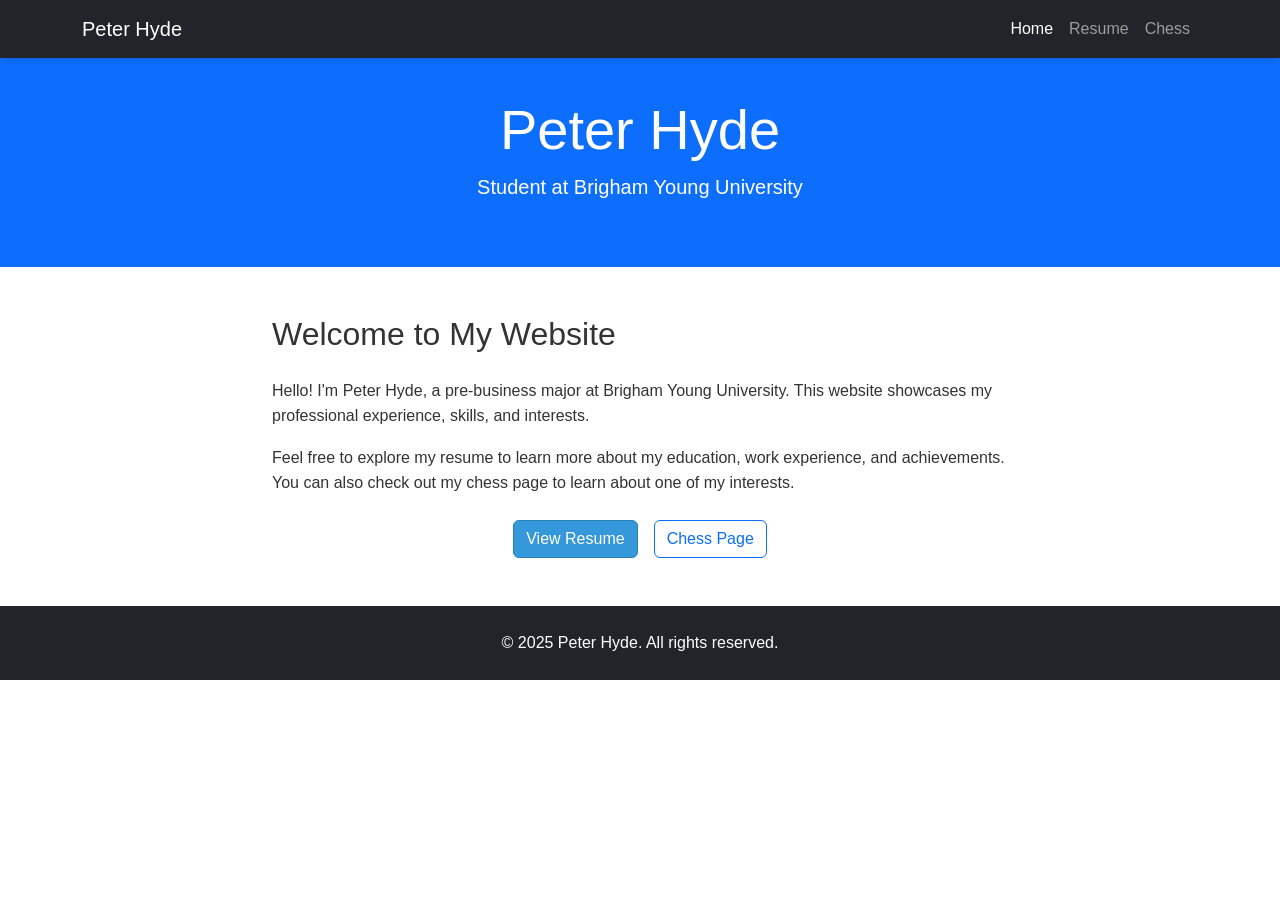
<file: index.html>
<!DOCTYPE html>
<html lang="en">
<head>
    <meta charset="UTF-8">
    <meta name="viewport" content="width=device-width, initial-scale=1.0">
    <base href="https://pnutummunums.github.io/IS-201-Website/">
    <title>Peter Hyde - Personal Website</title>
    <!-- Bootstrap CSS -->
    <link href="https://cdn.jsdelivr.net/npm/bootstrap@5.3.0-alpha1/dist/css/bootstrap.min.css" rel="stylesheet">
    <!-- Custom CSS -->
    <link rel="stylesheet" href="css/style.css">
    <link rel="stylesheet" href="css/bootstrap-custom.css">
</head>
<body>
    <!-- Navigation -->
    <nav class="navbar navbar-expand-lg navbar-dark bg-dark fixed-top">
        <div class="container">
            <a class="navbar-brand" href="index.html">Peter Hyde</a>
            <button class="navbar-toggler" type="button" data-bs-toggle="collapse" data-bs-target="#navbarNav" aria-controls="navbarNav" aria-expanded="false" aria-label="Toggle navigation">
                <span class="navbar-toggler-icon"></span>
            </button>
            <div class="collapse navbar-collapse" id="navbarNav">
                <ul class="navbar-nav ms-auto">
                    <li class="nav-item">
                        <a class="nav-link active" href="index.html">Home</a>
                    </li>
                    <li class="nav-item">
                        <a class="nav-link" href="resume.html">Resume</a>
                    </li>
                    <li class="nav-item">
                        <a class="nav-link" href="chess.html">Chess</a>
                    </li>
                </ul>
            </div>
        </div>
    </nav>

    <!-- Hero Section -->
    <header class="bg-primary text-white text-center py-5 mt-5">
        <div class="container">
            <h1 class="display-4">Peter Hyde</h1>
            <p class="lead">Student at Brigham Young University</p>
        </div>
    </header>

    <!-- Main Content -->
    <main class="container my-5">
        <div class="row">
            <div class="col-lg-8 mx-auto">
                <h2 class="mb-4">Welcome to My Website</h2>
                <p>
                    Hello! I'm Peter Hyde, a pre-business major at Brigham Young University. This website showcases my professional experience, skills, and interests.
                </p>
                <p>
                    Feel free to explore my resume to learn more about my education, work experience, and achievements. You can also check out my chess page to learn about one of my interests.
                </p>
                <div class="d-grid gap-2 d-md-flex justify-content-md-center mt-4">
                    <a href="resume.html" class="btn btn-primary me-md-2">View Resume</a>
                    <a href="chess.html" class="btn btn-outline-primary">Chess Page</a>
                </div>
            </div>
        </div>
    </main>

    <!-- Footer -->
    <footer class="bg-dark text-white text-center py-4">
        <div class="container">
            <p class="mb-0">&copy; 2025 Peter Hyde. All rights reserved.</p>
        </div>
    </footer>

    <!-- Bootstrap JS -->
    <script src="https://cdn.jsdelivr.net/npm/bootstrap@5.3.0-alpha1/dist/js/bootstrap.bundle.min.js"></script>
</body>
</html>
</file>
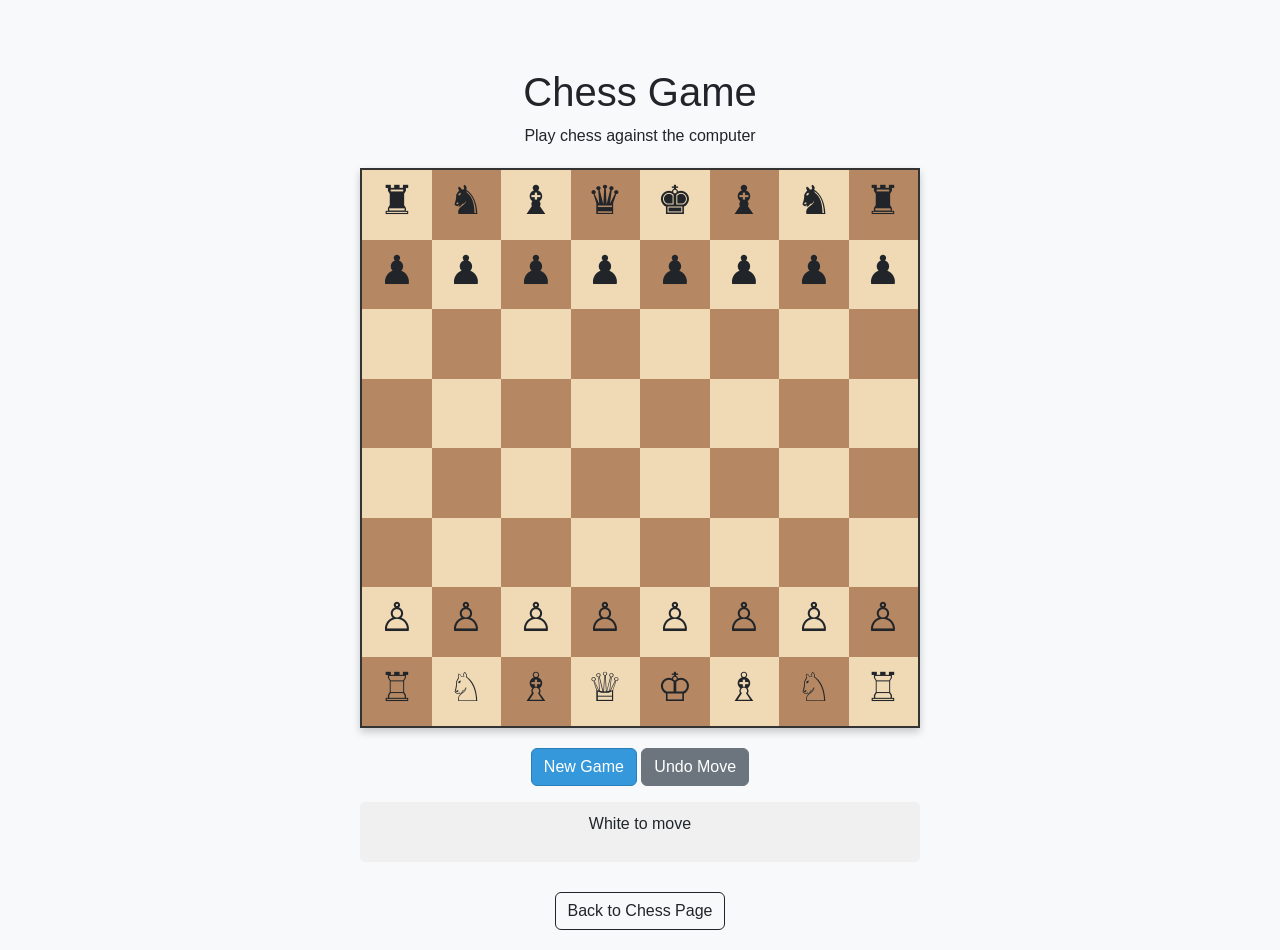
<file: chess-game/index.html>
<!DOCTYPE html>
<html lang="en">
<head>
    <meta charset="UTF-8">
    <meta name="viewport" content="width=device-width, initial-scale=1.0">
    <title>Chess Game</title>
    <!-- Bootstrap CSS -->
    <link href="https://cdn.jsdelivr.net/npm/bootstrap@5.3.0-alpha1/dist/css/bootstrap.min.css" rel="stylesheet">
    <link rel="stylesheet" href="../css/bootstrap-custom.css">
    <style>
        body {
            font-family: 'Segoe UI', Tahoma, Geneva, Verdana, sans-serif;
            background-color: #f8f9fa;
        }
        .game-container {
            max-width: 600px;
            margin: 0 auto;
            padding: 20px;
        }
        .chessboard {
            width: 100%;
            aspect-ratio: 1 / 1;
            margin: 20px auto;
            border: 2px solid #333;
            box-shadow: 0 4px 8px rgba(0, 0, 0, 0.2);
        }
        .header {
            text-align: center;
            margin-bottom: 20px;
        }
        .controls {
            margin-top: 20px;
            text-align: center;
        }
        .back-link {
            margin-top: 30px;
            text-align: center;
        }
        .game-status {
            background-color: #f0f0f0;
            padding: 10px;
            border-radius: 5px;
            margin-top: 15px;
        }
    </style>
</head>
<body>
    <div class="container mt-5">
        <div class="game-container">
            <div class="header">
                <h1>Chess Game</h1>
                <p>Play chess against the computer</p>
            </div>
            
            <div class="chessboard" id="chessboard">
                <!-- Chess board will be rendered here by JavaScript -->
            </div>
            
            <div class="controls">
                <button id="newGameBtn" class="btn btn-primary">New Game</button>
                <button id="undoBtn" class="btn btn-secondary">Undo Move</button>
            </div>
            
            <div class="game-status mt-3 text-center">
                <p id="status">Game ready. White to move.</p>
            </div>
            
            <div class="back-link">
                <a href="../chess.html" class="btn btn-outline-dark">Back to Chess Page</a>
            </div>
        </div>
    </div>

    <!-- JavaScript will be added in a separate file -->
    <script src="chess.js"></script>
    <script src="https://cdn.jsdelivr.net/npm/bootstrap@5.3.0-alpha1/dist/js/bootstrap.bundle.min.js"></script>
</body>
</html>
</file>
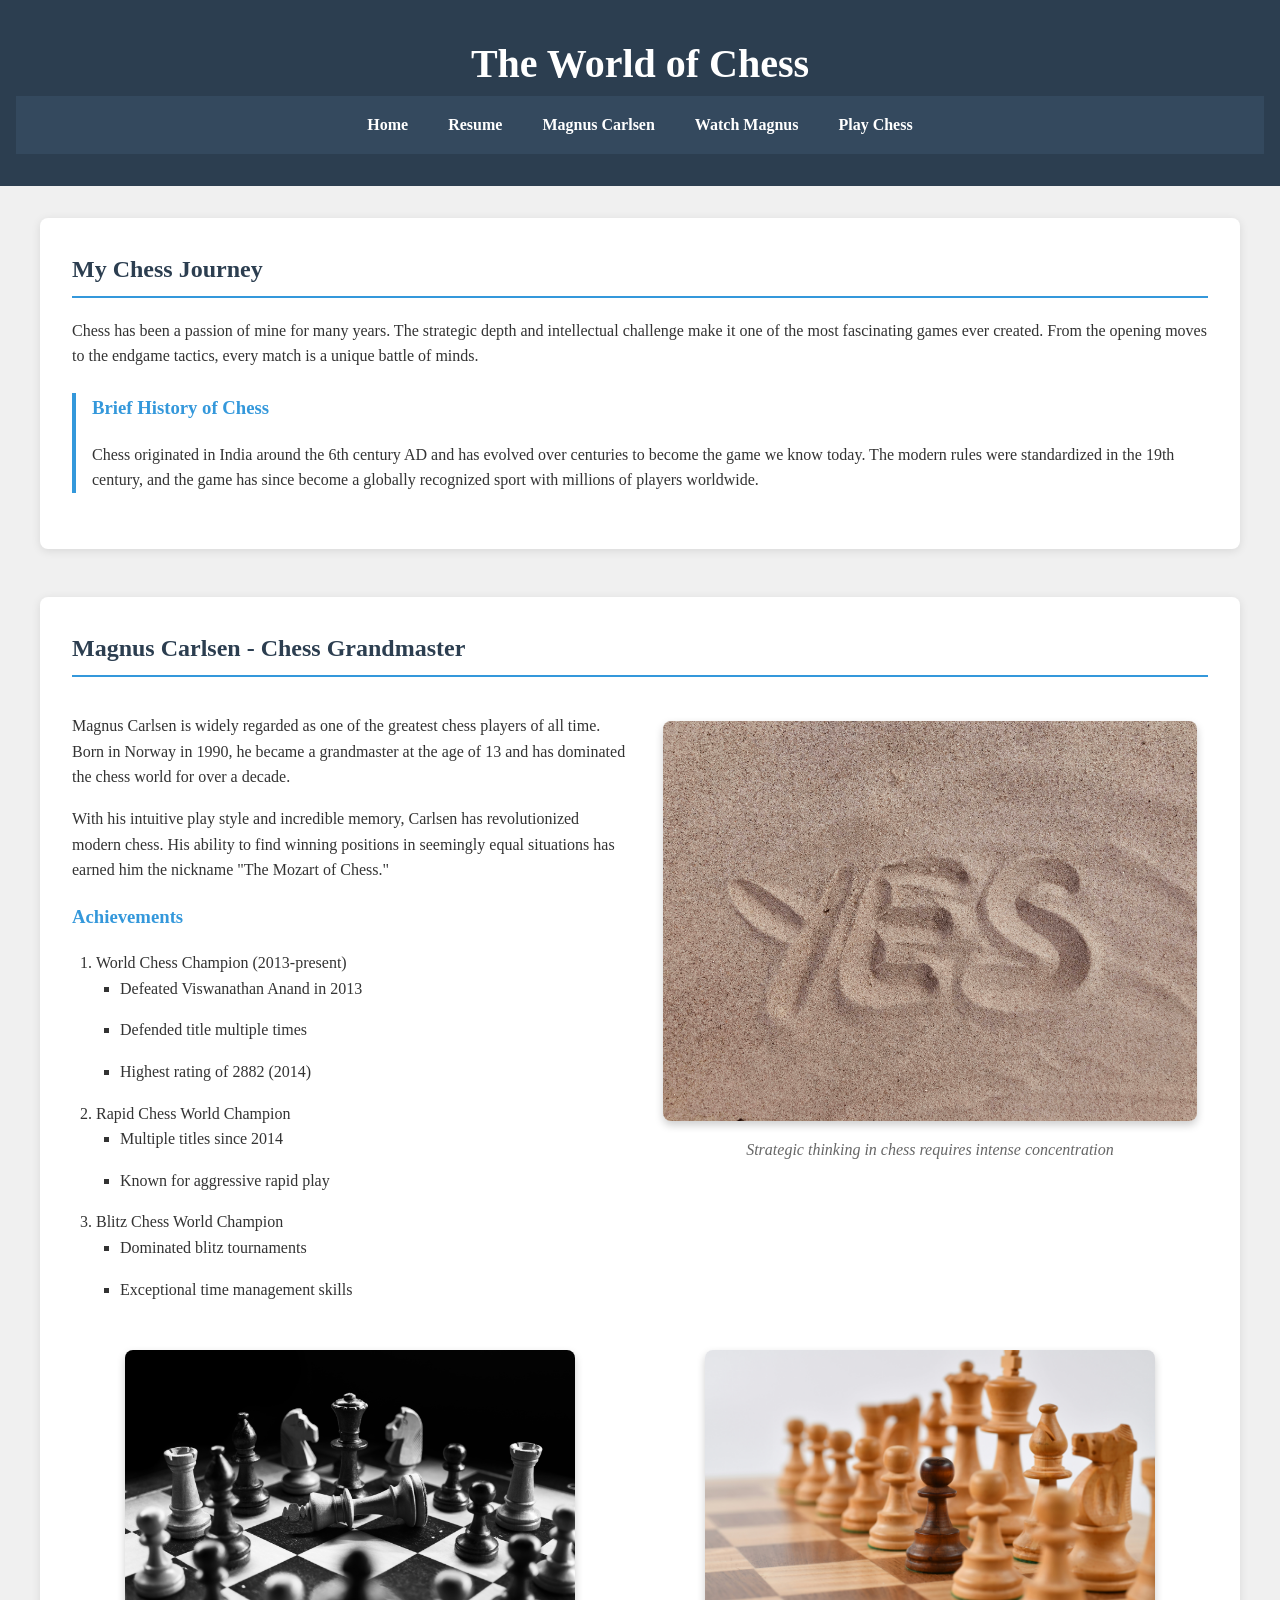
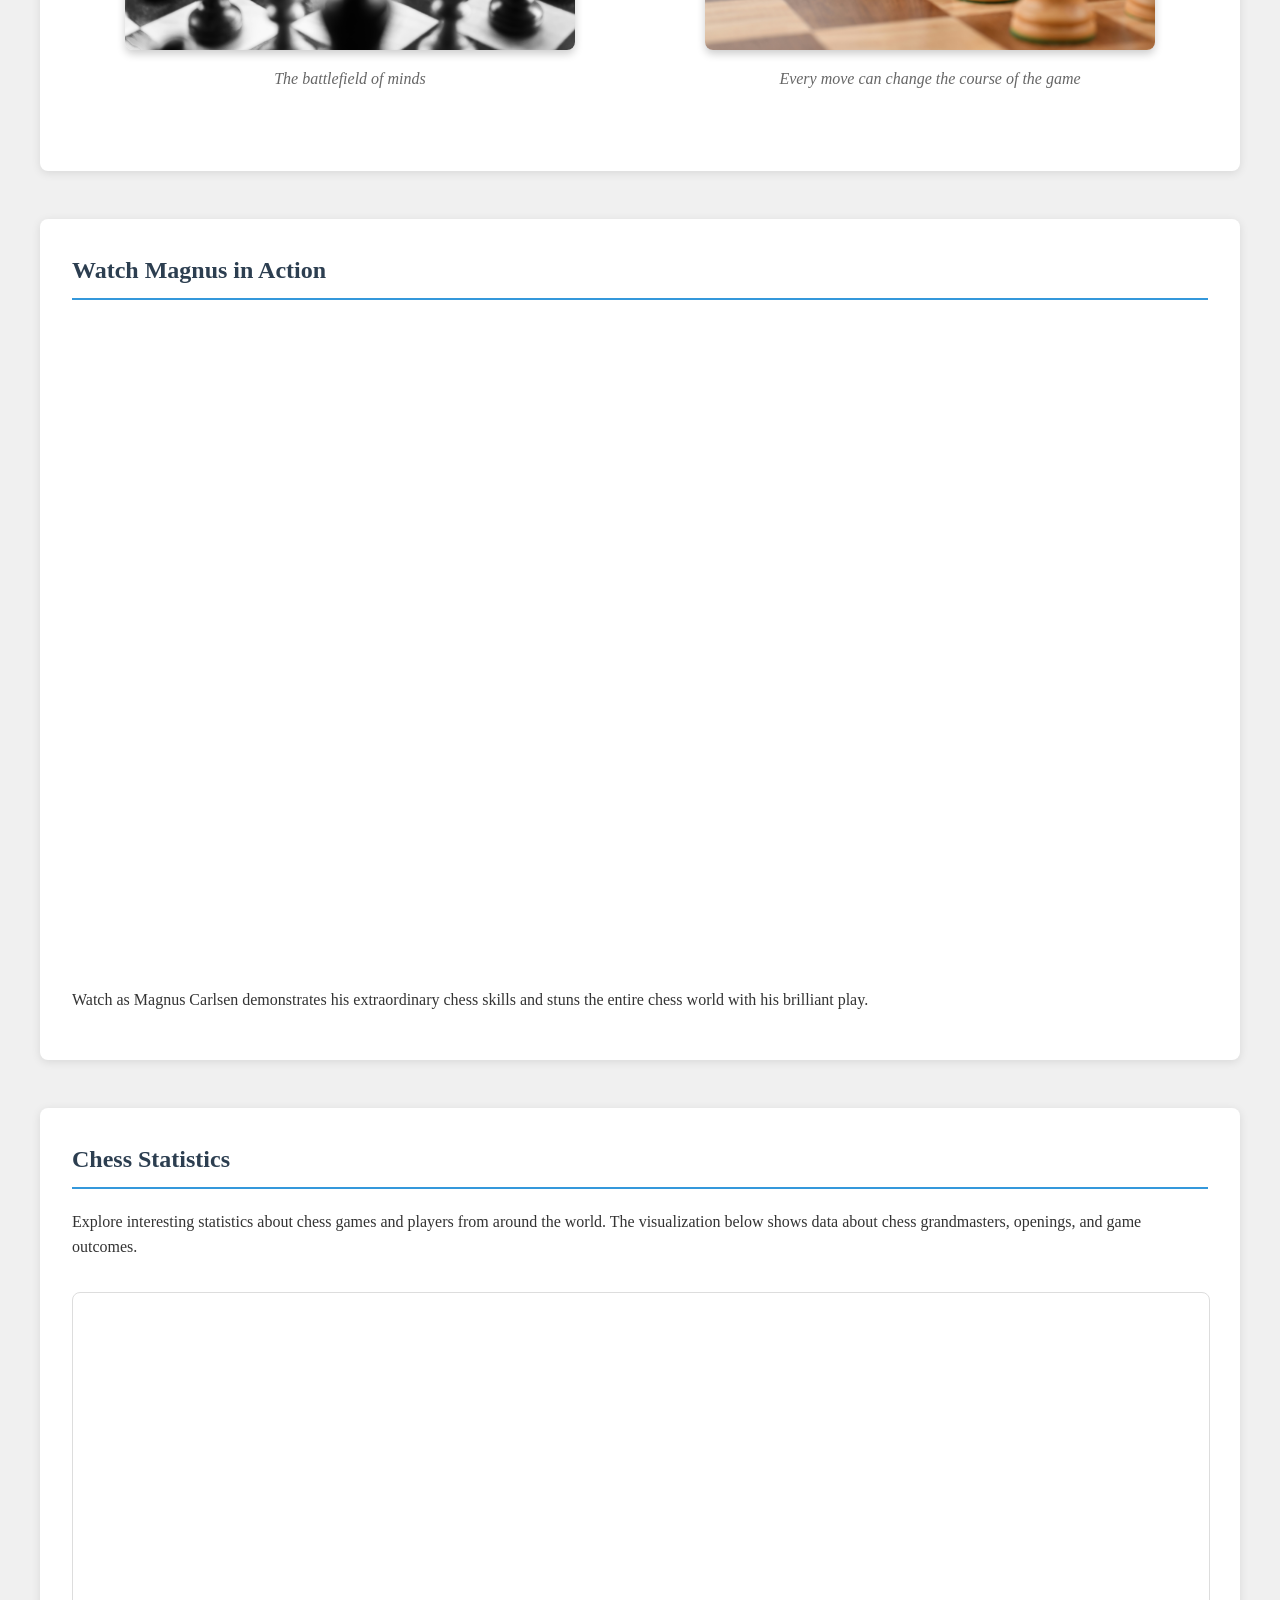
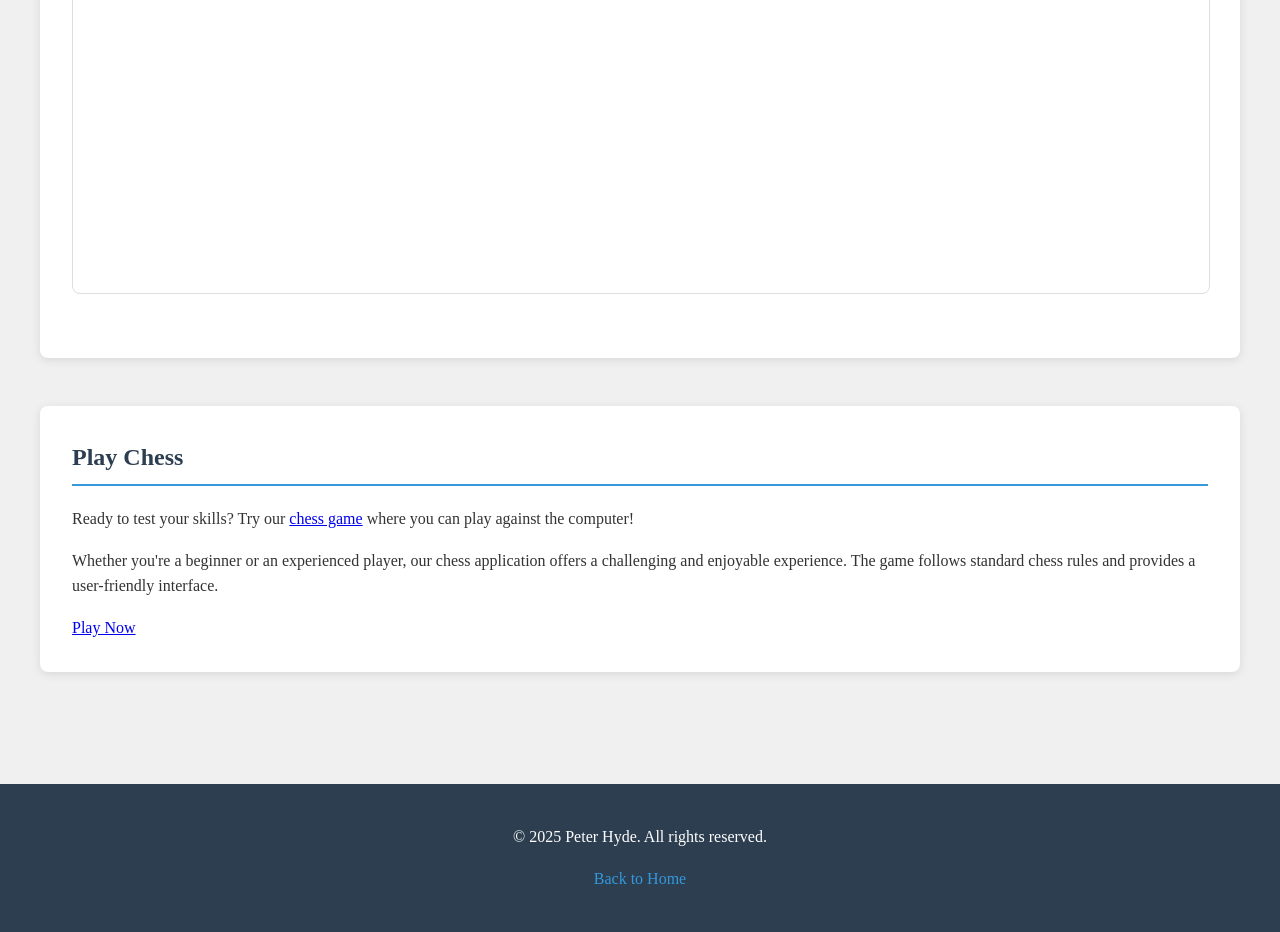
<file: chess.html>
<!DOCTYPE html>
<html lang="en">
<head>
    <meta charset="UTF-8">
    <meta name="viewport" content="width=device-width, initial-scale=1.0">
    <title>Chess - Magnus Carlsen</title>
    <!-- This page is created from scratch without Bootstrap -->
    <!-- Custom CSS linked here -->
    <link rel="stylesheet" href="./css/chess-style.css">
    <!-- Additional styling for consistency -->
    <link rel="stylesheet" href="./css/bootstrap-custom.css">
</head>
<body>
    <header>
        <h1>The World of Chess</h1>
        <nav>
            <ul>
                <li><a href="./index.html">Home</a></li>
                <li><a href="./resume.html">Resume</a></li>
                <li><a href="#magnus">Magnus Carlsen</a></li>
                <li><a href="#video">Watch Magnus</a></li>
                <li><a href="./chess-game/index.html">Play Chess</a></li>
            </ul>
        </nav>
    </header>

    <main>
        <section id="intro">
            <h2>My Chess Journey</h2>
            <p>Chess has been a passion of mine for many years. The strategic depth and intellectual challenge make it one of the most fascinating games ever created. From the opening moves to the endgame tactics, every match is a unique battle of minds.</p>
            
            <div class="chess-history">
                <h3>Brief History of Chess</h3>
                <p>Chess originated in India around the 6th century AD and has evolved over centuries to become the game we know today. The modern rules were standardized in the 19th century, and the game has since become a globally recognized sport with millions of players worldwide.</p>
            </div>
        </section>

        <section id="magnus">
            <h2>Magnus Carlsen - Chess Grandmaster</h2>
            <div class="magnus-profile">
                <div>
                    <p>Magnus Carlsen is widely regarded as one of the greatest chess players of all time. Born in Norway in 1990, he became a grandmaster at the age of 13 and has dominated the chess world for over a decade.</p>
                    
                    <p>With his intuitive play style and incredible memory, Carlsen has revolutionized modern chess. His ability to find winning positions in seemingly equal situations has earned him the nickname "The Mozart of Chess."</p>
                    
                    <h3>Achievements</h3>
                    <ol>
                        <li>World Chess Champion (2013-present)
                            <ul>
                                <li>Defeated Viswanathan Anand in 2013</li>
                                <li>Defended title multiple times</li>
                                <li>Highest rating of 2882 (2014)</li>
                            </ul>
                        </li>
                        <li>Rapid Chess World Champion
                            <ul>
                                <li>Multiple titles since 2014</li>
                                <li>Known for aggressive rapid play</li>
                            </ul>
                        </li>
                        <li>Blitz Chess World Champion
                            <ul>
                                <li>Dominated blitz tournaments</li>
                                <li>Exceptional time management skills</li>
                            </ul>
                        </li>
                    </ol>
                </div>
                
                <div class="image-container">
                    <img src="images/magnus1.jpg" alt="Chess player in deep concentration">
                    <p class="caption">Strategic thinking in chess requires intense concentration</p>
                </div>
            </div>
            
            <div class="image-gallery">
                <div class="gallery-item">
                    <img src="images/magnus2.jpg" alt="Chess pieces on board">
                    <p class="caption">The battlefield of minds</p>
                </div>
                <div class="gallery-item">
                    <img src="images/magnus3.jpg" alt="Chess player making a move">
                    <p class="caption">Every move can change the course of the game</p>
                </div>
            </div>
        </section>

        <section id="video">
            <h2>Watch Magnus in Action</h2>
            <div class="video-container">
                <iframe width="560" height="315" src="https://www.youtube.com/embed/nWSHS8y8Rns" title="Magnus Carlsen STUNS The Entire Chess World" frameborder="0" allow="accelerometer; autoplay; clipboard-write; encrypted-media; gyroscope; picture-in-picture" allowfullscreen></iframe>
            </div>
            <p class="video-description">Watch as Magnus Carlsen demonstrates his extraordinary chess skills and stuns the entire chess world with his brilliant play.</p>
        </section>

        <section id="statistics">
            <h2>Chess Statistics</h2>
            <p>Explore interesting statistics about chess games and players from around the world. The visualization below shows data about chess grandmasters, openings, and game outcomes.</p>
            <div class="tableau-container">
                <iframe src="https://public.tableau.com/views/ChessViz_16619359563700/ChessViz?:showVizHome=no&:embed=true" width="100%" height="600" frameborder="0"></iframe>
            </div>
        </section>

        <section id="play">
            <h2>Play Chess</h2>
            <p>Ready to test your skills? Try our <a href="chess-game/index.html">chess game</a> where you can play against the computer!</p>
            <p>Whether you're a beginner or an experienced player, our chess application offers a challenging and enjoyable experience. The game follows standard chess rules and provides a user-friendly interface.</p>
            <div class="cta-button">
                <a href="chess-game/index.html">Play Now</a>
            </div>
        </section>
    </main>

    <footer>
        <p>&copy; 2025 Peter Hyde. All rights reserved.</p>
        <p><a href="index.html">Back to Home</a></p>
    </footer>
</body>
</html>
</file>
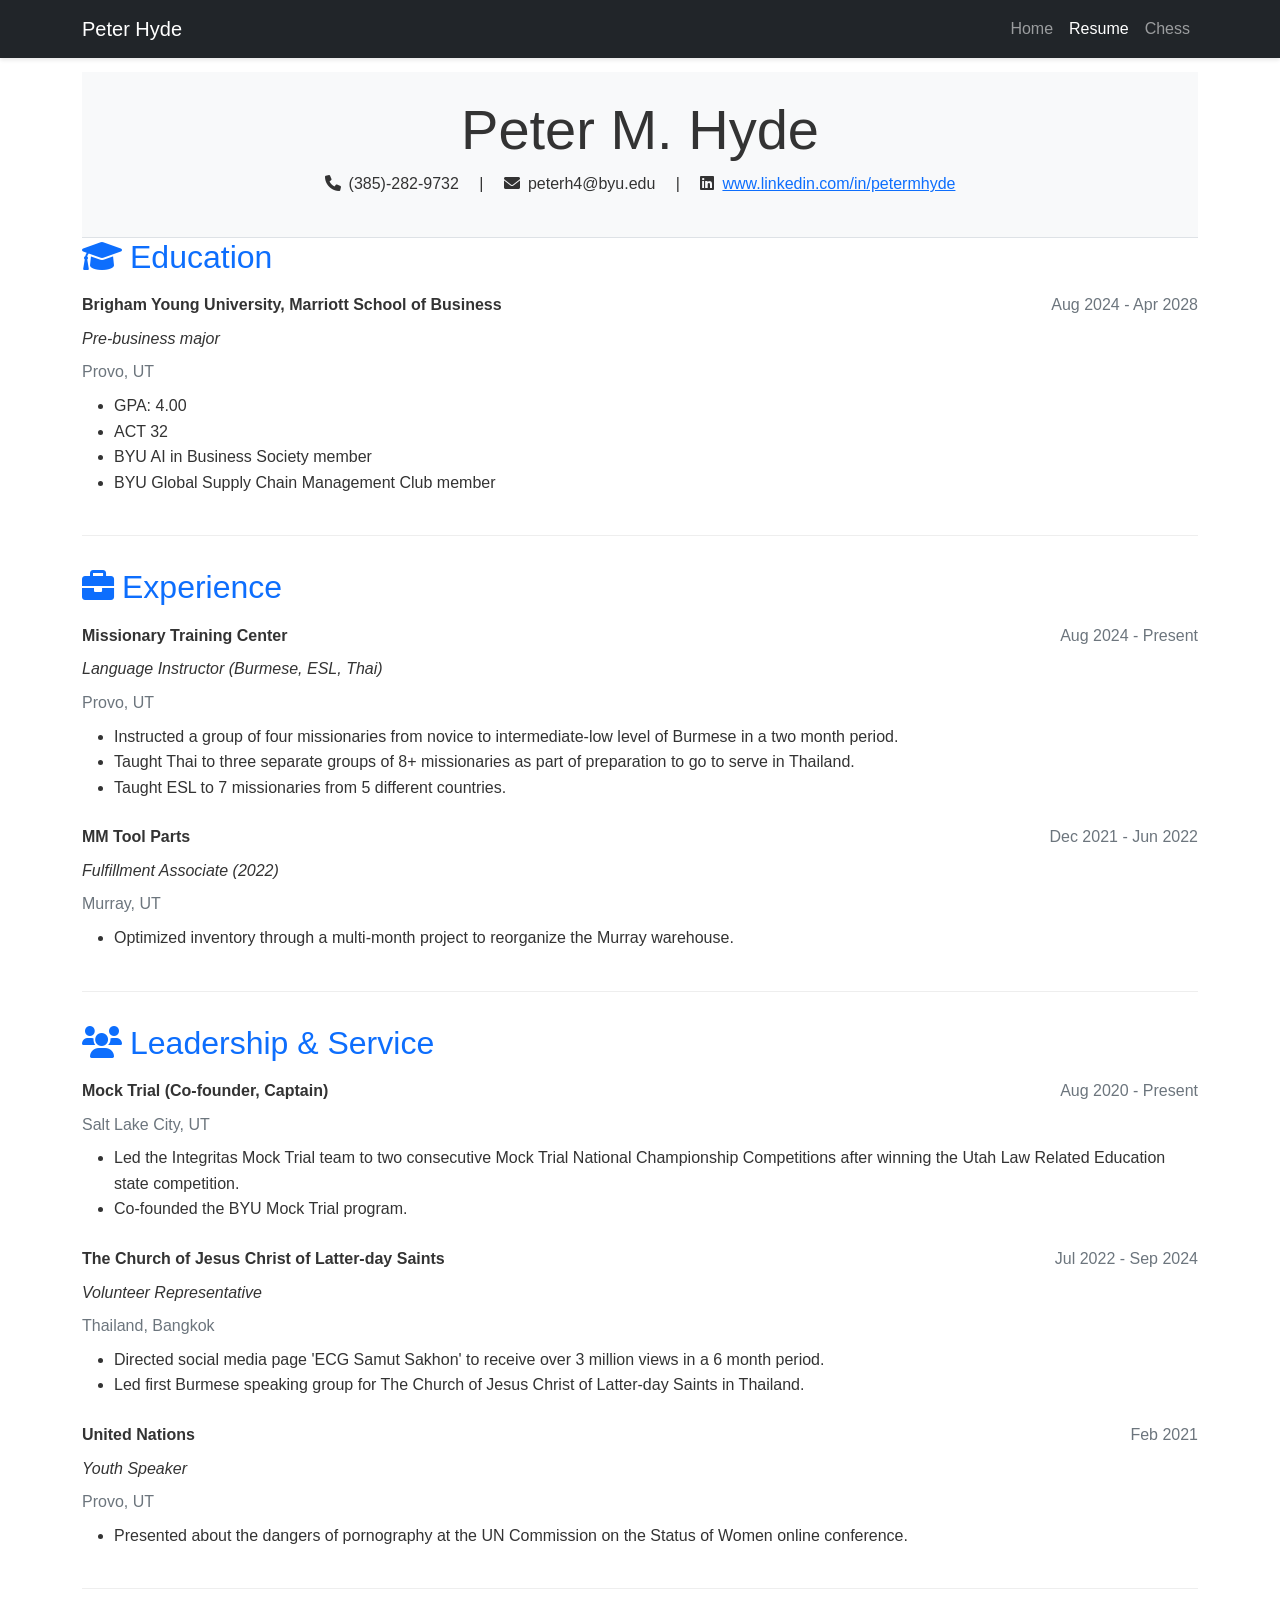
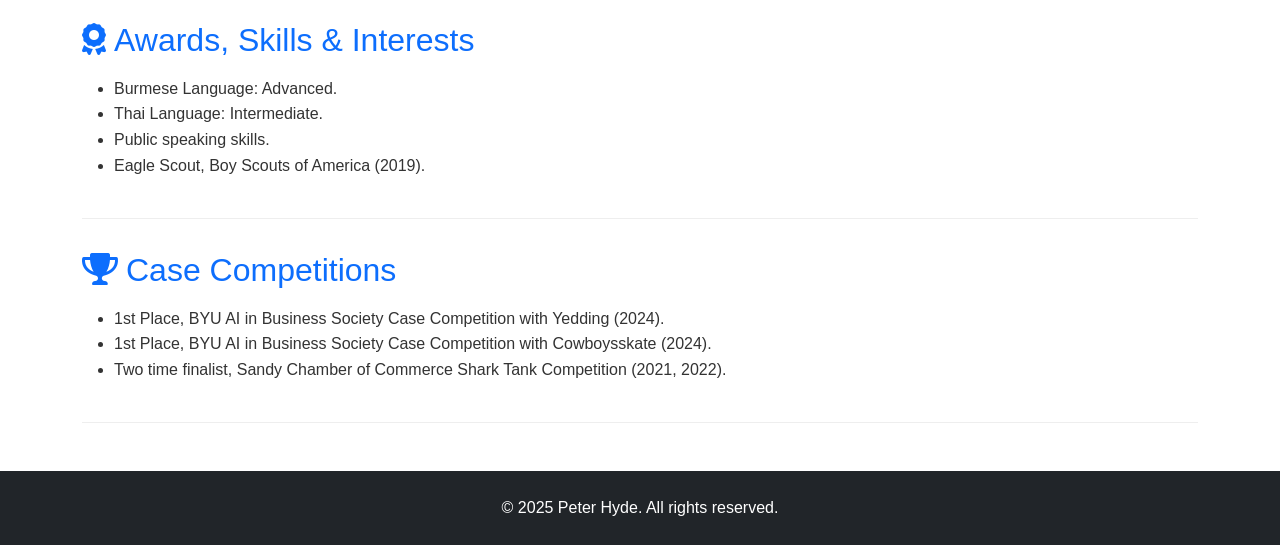
<file: resume.html>
<!DOCTYPE html>
<html lang="en">
<head>
    <meta charset="UTF-8">
    <meta name="viewport" content="width=device-width, initial-scale=1.0">
    <base href="https://pnutummunums.github.io/IS-201-Website/">
    <title>Peter Hyde - Resume</title>
    <!-- Bootstrap CSS -->
    <link href="https://cdn.jsdelivr.net/npm/bootstrap@5.3.0-alpha1/dist/css/bootstrap.min.css" rel="stylesheet">
    <!-- Custom CSS -->
    <link rel="stylesheet" href="css/style.css">
    <link rel="stylesheet" href="css/bootstrap-custom.css">
    <!-- Font Awesome for icons -->
    <link rel="stylesheet" href="https://cdnjs.cloudflare.com/ajax/libs/font-awesome/6.0.0/css/all.min.css">
</head>
<body>
    <!-- Navigation -->
    <nav class="navbar navbar-expand-lg navbar-dark bg-dark fixed-top">
        <div class="container">
            <a class="navbar-brand" href="index.html">Peter Hyde</a>
            <button class="navbar-toggler" type="button" data-bs-toggle="collapse" data-bs-target="#navbarNav" aria-controls="navbarNav" aria-expanded="false" aria-label="Toggle navigation">
                <span class="navbar-toggler-icon"></span>
            </button>
            <div class="collapse navbar-collapse" id="navbarNav">
                <ul class="navbar-nav ms-auto">
                    <li class="nav-item">
                        <a class="nav-link" href="index.html">Home</a>
                    </li>
                    <li class="nav-item">
                        <a class="nav-link active" href="resume.html">Resume</a>
                    </li>
                    <li class="nav-item">
                        <a class="nav-link" href="chess.html">Chess</a>
                    </li>
                </ul>
            </div>
        </div>
    </nav>

    <!-- Resume Content -->
    <div class="container mt-5 pt-4">
        <div class="resume-header text-center py-4">
            <h1 class="display-4">Peter M. Hyde</h1>
            <div class="resume-contact">
                <span><i class="fas fa-phone me-2"></i>(385)-282-9732</span>
                <span class="mx-3">|</span>
                <span><i class="fas fa-envelope me-2"></i>peterh4@byu.edu</span>
                <span class="mx-3">|</span>
                <span><i class="fab fa-linkedin me-2"></i><a href="https://www.linkedin.com/in/petermhyde" target="_blank">www.linkedin.com/in/petermhyde</a></span>
            </div>
        </div>

        <!-- Education Section -->
        <div class="resume-section">
            <h2><i class="fas fa-graduation-cap me-2"></i>Education</h2>
            <div class="resume-item">
                <div class="resume-item-header">
                    <div class="resume-item-title">Brigham Young University, Marriott School of Business</div>
                    <div class="resume-item-date">Aug 2024 - Apr 2028</div>
                </div>
                <div class="resume-item-subtitle">Pre-business major</div>
                <div class="resume-item-location">Provo, UT</div>
                <div class="resume-item-description">
                    <ul>
                        <li>GPA: 4.00</li>
                        <li>ACT 32</li>
                        <li>BYU AI in Business Society member</li>
                        <li>BYU Global Supply Chain Management Club member</li>
                    </ul>
                </div>
            </div>
        </div>

        <!-- Experience Section -->
        <div class="resume-section">
            <h2><i class="fas fa-briefcase me-2"></i>Experience</h2>
            
            <div class="resume-item">
                <div class="resume-item-header">
                    <div class="resume-item-title">Missionary Training Center</div>
                    <div class="resume-item-date">Aug 2024 - Present</div>
                </div>
                <div class="resume-item-subtitle">Language Instructor (Burmese, ESL, Thai)</div>
                <div class="resume-item-location">Provo, UT</div>
                <div class="resume-item-description">
                    <ul>
                        <li>Instructed a group of four missionaries from novice to intermediate-low level of Burmese in a two month period.</li>
                        <li>Taught Thai to three separate groups of 8+ missionaries as part of preparation to go to serve in Thailand.</li>
                        <li>Taught ESL to 7 missionaries from 5 different countries.</li>
                    </ul>
                </div>
            </div>
            
            <div class="resume-item">
                <div class="resume-item-header">
                    <div class="resume-item-title">MM Tool Parts</div>
                    <div class="resume-item-date">Dec 2021 - Jun 2022</div>
                </div>
                <div class="resume-item-subtitle">Fulfillment Associate (2022)</div>
                <div class="resume-item-location">Murray, UT</div>
                <div class="resume-item-description">
                    <ul>
                        <li>Optimized inventory through a multi-month project to reorganize the Murray warehouse.</li>
                    </ul>
                </div>
            </div>
        </div>

        <!-- Leadership & Service Section -->
        <div class="resume-section">
            <h2><i class="fas fa-users me-2"></i>Leadership & Service</h2>
            
            <div class="resume-item">
                <div class="resume-item-header">
                    <div class="resume-item-title">Mock Trial (Co-founder, Captain)</div>
                    <div class="resume-item-date">Aug 2020 - Present</div>
                </div>
                <div class="resume-item-location">Salt Lake City, UT</div>
                <div class="resume-item-description">
                    <ul>
                        <li>Led the Integritas Mock Trial team to two consecutive Mock Trial National Championship Competitions after winning the Utah Law Related Education state competition.</li>
                        <li>Co-founded the BYU Mock Trial program.</li>
                    </ul>
                </div>
            </div>
            
            <div class="resume-item">
                <div class="resume-item-header">
                    <div class="resume-item-title">The Church of Jesus Christ of Latter-day Saints</div>
                    <div class="resume-item-date">Jul 2022 - Sep 2024</div>
                </div>
                <div class="resume-item-subtitle">Volunteer Representative</div>
                <div class="resume-item-location">Thailand, Bangkok</div>
                <div class="resume-item-description">
                    <ul>
                        <li>Directed social media page 'ECG Samut Sakhon' to receive over 3 million views in a 6 month period.</li>
                        <li>Led first Burmese speaking group for The Church of Jesus Christ of Latter-day Saints in Thailand.</li>
                    </ul>
                </div>
            </div>
            
            <div class="resume-item">
                <div class="resume-item-header">
                    <div class="resume-item-title">United Nations</div>
                    <div class="resume-item-date">Feb 2021</div>
                </div>
                <div class="resume-item-subtitle">Youth Speaker</div>
                <div class="resume-item-location">Provo, UT</div>
                <div class="resume-item-description">
                    <ul>
                        <li>Presented about the dangers of pornography at the UN Commission on the Status of Women online conference.</li>
                    </ul>
                </div>
            </div>
        </div>

        <!-- Awards, Skills & Interests Section -->
        <div class="resume-section">
            <h2><i class="fas fa-award me-2"></i>Awards, Skills & Interests</h2>
            <div class="resume-item">
                <div class="resume-item-description">
                    <ul>
                        <li>Burmese Language: Advanced.</li>
                        <li>Thai Language: Intermediate.</li>
                        <li>Public speaking skills.</li>
                        <li>Eagle Scout, Boy Scouts of America (2019).</li>
                    </ul>
                </div>
            </div>
        </div>

        <!-- Case Competitions Section -->
        <div class="resume-section">
            <h2><i class="fas fa-trophy me-2"></i>Case Competitions</h2>
            <div class="resume-item">
                <div class="resume-item-description">
                    <ul>
                        <li>1st Place, BYU AI in Business Society Case Competition with Yedding (2024).</li>
                        <li>1st Place, BYU AI in Business Society Case Competition with Cowboysskate (2024).</li>
                        <li>Two time finalist, Sandy Chamber of Commerce Shark Tank Competition (2021, 2022).</li>
                    </ul>
                </div>
            </div>
        </div>
    </div>

    <!-- Footer -->
    <footer class="bg-dark text-white text-center py-4 mt-5">
        <div class="container">
            <p class="mb-0">&copy; 2025 Peter Hyde. All rights reserved.</p>
        </div>
    </footer>

    <!-- Bootstrap JS -->
    <script src="https://cdn.jsdelivr.net/npm/bootstrap@5.3.0-alpha1/dist/js/bootstrap.bundle.min.js"></script>
</body>
</html>
</file>
<file: css/style.css>
body {
    font-family: 'Segoe UI', Tahoma, Geneva, Verdana, sans-serif;
    line-height: 1.6;
    color: #333;
    margin: 0;
    padding: 0;
}

.resume-header {
    background-color: #f8f9fa;
    padding: 2rem 0;
    border-bottom: 1px solid #dee2e6;
}

.resume-section {
    margin-bottom: 2rem;
    padding-bottom: 1rem;
    border-bottom: 1px solid #eee;
}

.resume-section h2 {
    color: #0d6efd;
    margin-bottom: 1rem;
}

.resume-item {
    margin-bottom: 1.5rem;
}

.resume-item-header {
    display: flex;
    justify-content: space-between;
    margin-bottom: 0.5rem;
}

.resume-item-title {
    font-weight: bold;
}

.resume-item-date {
    color: #6c757d;
}

.resume-item-subtitle {
    font-style: italic;
    margin-bottom: 0.5rem;
}

.resume-item-location {
    color: #6c757d;
}

.resume-item-description {
    margin-top: 0.5rem;
}

.resume-contact {
    margin-bottom: 1rem;
}

.resume-skills {
    display: flex;
    flex-wrap: wrap;
    gap: 0.5rem;
}

.skill-badge {
    background-color: #e9ecef;
    padding: 0.25rem 0.5rem;
    border-radius: 0.25rem;
    font-size: 0.875rem;
}

@media (max-width: 768px) {
    .resume-item-header {
        flex-direction: column;
    }
    
    .resume-item-date {
        margin-top: 0.25rem;
    }
}
</file>
<file: css/chess-style.css>
/* Custom CSS for Chess page - created from scratch */

/* Basic styling */
body {
    font-family: 'Georgia', serif;
    line-height: 1.6;
    background-color: #f0f0f0;
    color: #333;
    margin: 0;
    padding: 0;
}

/* Header styling */
header {
    background-color: #2c3e50;
    color: white;
    padding: 2rem 1rem;
    text-align: center;
}

header h1 {
    margin: 0;
    font-size: 2.5rem;
}

/* Navigation styling */
nav {
    background-color: #34495e;
    padding: 1rem;
}

nav ul {
    list-style: none;
    display: flex;
    justify-content: center;
    flex-wrap: wrap;
    gap: 1.5rem;
    margin: 0;
    padding: 0;
}

nav a {
    color: white;
    text-decoration: none;
    font-weight: bold;
    padding: 0.5rem;
    transition: color 0.3s;
}

nav a:hover {
    color: #3498db;
}

/* Main content styling */
main {
    max-width: 1200px;
    margin: 0 auto;
    padding: 2rem;
}

section {
    margin-bottom: 3rem;
    padding: 2rem;
    background-color: white;
    border-radius: 8px;
    box-shadow: 0 2px 10px rgba(0, 0, 0, 0.1);
}

/* Div for positioning and styling */
.chess-history {
    border-left: 4px solid #3498db;
    padding-left: 1rem;
    margin: 1.5rem 0;
}

.magnus-profile {
    display: grid;
    grid-template-columns: 1fr;
    gap: 1.5rem;
}

.image-container {
    text-align: center;
    margin: 1.5rem 0;
}

.image-container img {
    max-width: 100%;
    max-height: 400px;
    width: auto;
    height: auto;
    border-radius: 8px;
    box-shadow: 0 4px 8px rgba(0, 0, 0, 0.2);
}

.video-container {
    position: relative;
    padding-bottom: 56.25%; /* 16:9 aspect ratio */
    height: 0;
    overflow: hidden;
    margin: 1.5rem 0;
}

.video-container iframe {
    position: absolute;
    top: 0;
    left: 0;
    width: 100%;
    height: 100%;
    border: none;
}

/* Typography */
h2 {
    color: #2c3e50;
    border-bottom: 2px solid #3498db;
    padding-bottom: 0.5rem;
    margin-top: 0;
}

h3 {
    color: #3498db;
}

/* Lists styling */
ol {
    padding-left: 1.5rem;
}

ol li {
    margin-bottom: 1rem;
}

ul {
    list-style-type: square;
    padding-left: 1.5rem;
}

/* Footer styling */
footer {
    background-color: #2c3e50;
    color: white;
    text-align: center;
    padding: 1.5rem;
    margin-top: 2rem;
}

footer a {
    color: #3498db;
    text-decoration: none;
}

footer a:hover {
    text-decoration: underline;
}

/* Image gallery styling */
.image-gallery {
    display: grid;
    grid-template-columns: 1fr 1fr;
    gap: 1.5rem;
    margin: 2rem 0;
}

.gallery-item {
    text-align: center;
}

.gallery-item img {
    max-width: 100%;
    max-height: 300px;
    width: auto;
    height: auto;
    border-radius: 8px;
    box-shadow: 0 4px 8px rgba(0, 0, 0, 0.2);
}

.caption {
    font-style: italic;
    margin-top: 0.5rem;
    color: #666;
}

/* Tableau visualization container */
.tableau-container {
    width: 100%;
    height: 600px;
    margin: 2rem 0;
    border: 1px solid #ddd;
    border-radius: 8px;
    overflow: hidden;
}

/* Media queries for responsiveness */
@media (min-width: 768px) {
    .magnus-profile {
        grid-template-columns: 1fr 1fr;
    }
}

@media (max-width: 768px) {
    .image-gallery {
        grid-template-columns: 1fr;
    }
    
    .tableau-container {
        height: 450px;
    }
}
</file>
